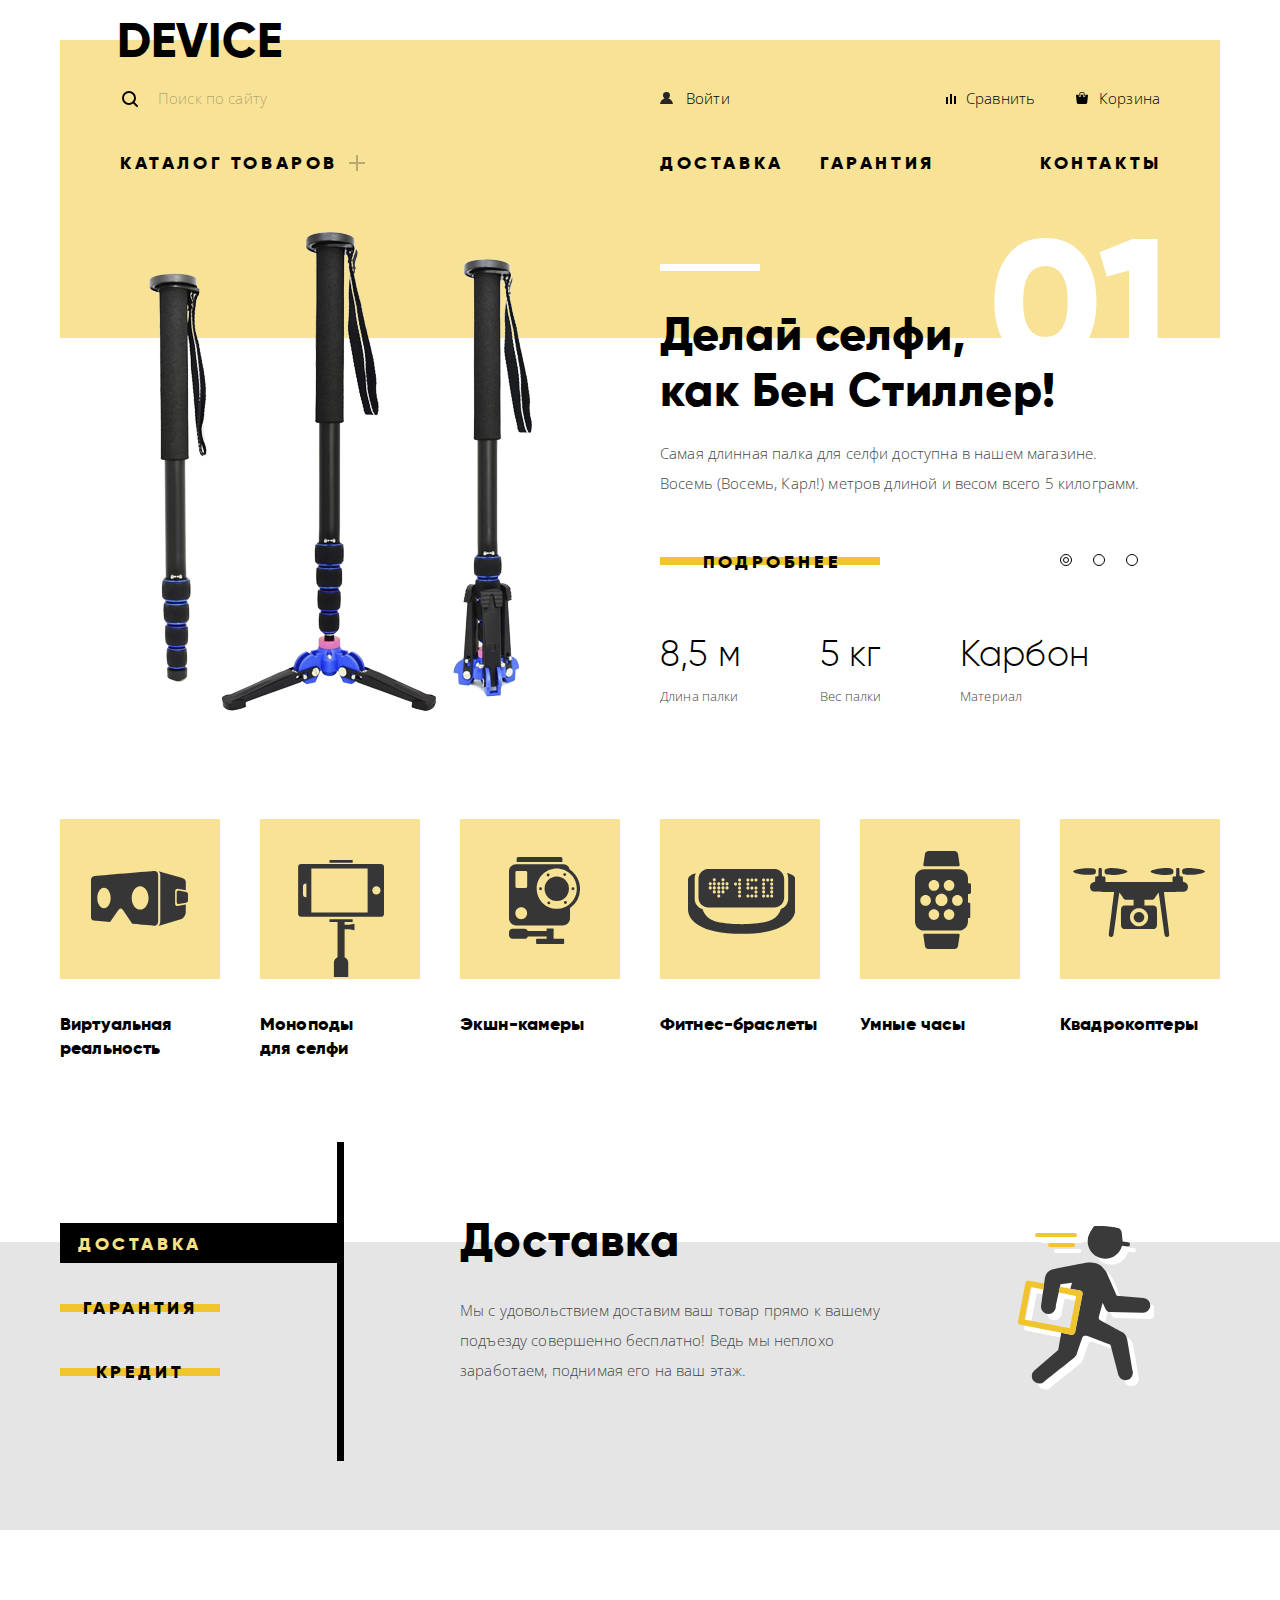
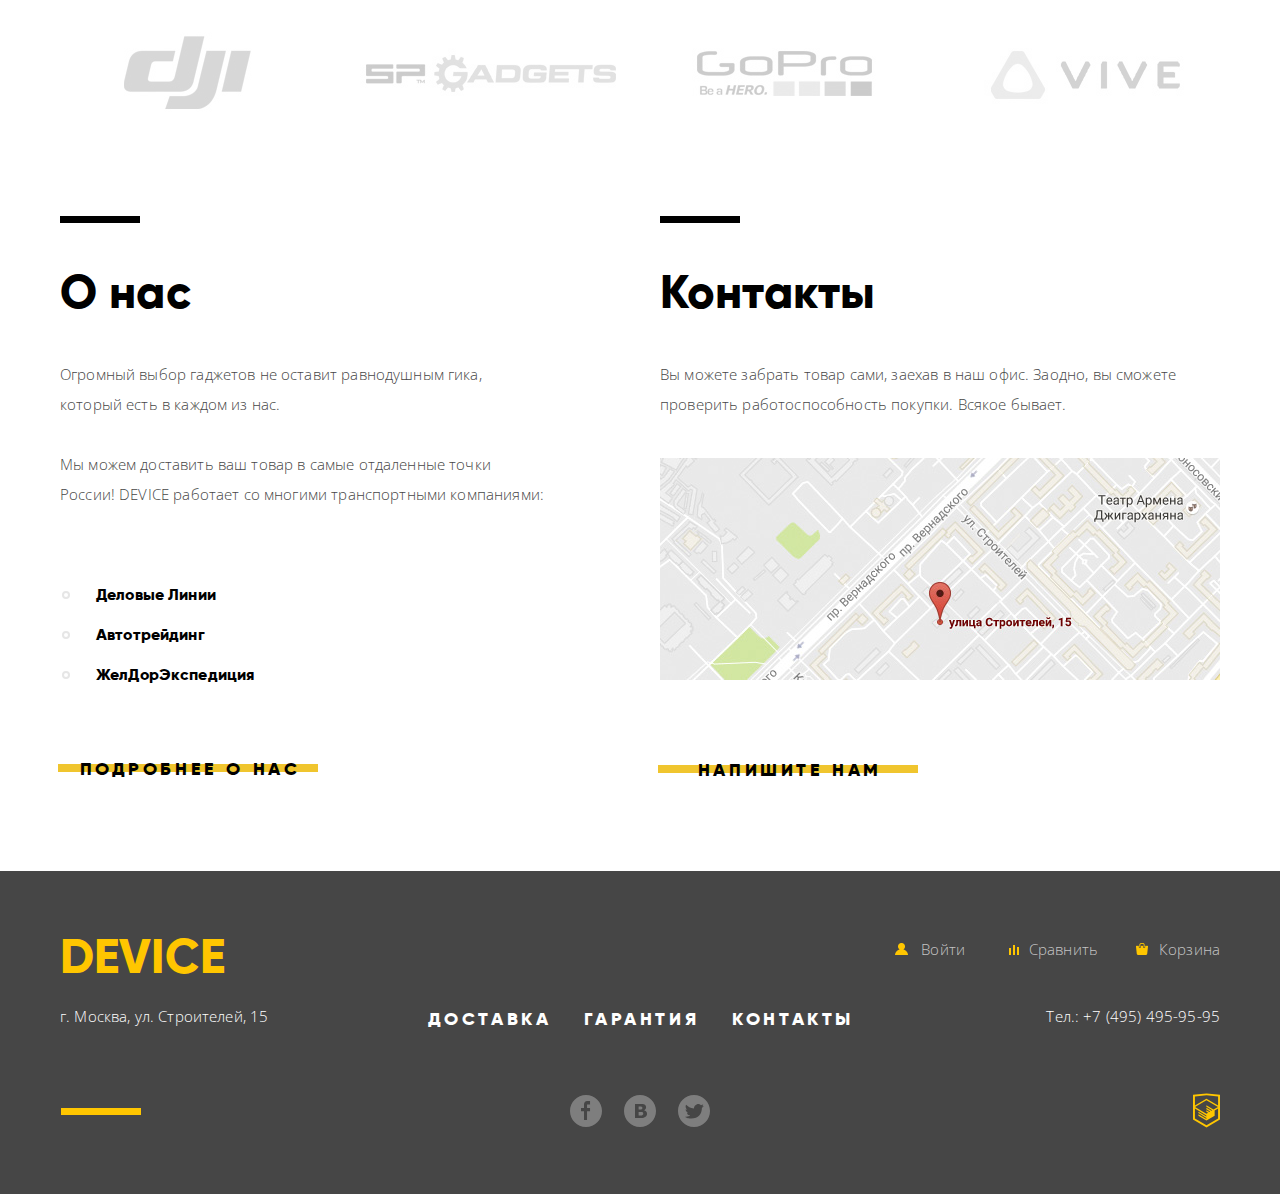
<file: index.html>
<!DOCTYPE html>
<html lang="ru">
  <head>
    <meta charset="UTF-8">
    <title>Device</title>
    <link href="https://fonts.googleapis.com/css?family=Open+Sans:300,400&display=swap&subset=cyrillic" rel="stylesheet">
    <link rel="stylesheet" type="text/css" href="css/normalize.css">
    <link rel="stylesheet" type="text/css" href="css/style.min.css">
    <script type="text/javascript" src="js/script.min.js" defer></script>
  </head>
  <body>
    <div class="container">
      <header class="page-header">
        <h1 class="visually-hidden">Интернет-магазин гаджетов "DEVICE"</h1>
        <div class="page-header-logo">
          <a class="logo" href="index.html">DEVICE</a>
        </div>
        <nav class="main-nav">
          <ul class="user-nav">
            <li class="user-nav-item user-nav-search">
              <form class="user-nav-search-form">
                <input id="search" type="search" name="search" placeholder="Поиск по сайту">
                <button class="search-form-btn" type="submit">Найти</button>
                <label for="search">
                  <span class="visually-hidden">Поиск:</span>
                </label>
              </form>
            </li>
            <li class="user-nav-item user-nav-login"><a href="#">Войти</a></li>
            <li class="user-nav-item user-nav-compare"><a href="#">Сравнить</a></li>
            <li class="user-nav-item user-nav-cart"><a href="#">Корзина</a></li>
          </ul>
          <ul class="site-nav">
            <li class="site-nav-item site-nav-item-catalog">
              <a class="site-nav-catalog-link" href="catalog.html">Каталог товаров</a>
              <div class="sub-menu-wrapper">
                <ul class="site-nav-sub-menu">
                  <li class="sub-menu-col">
                    <a href="#">Виртуальная реальность</a>
                    <a href="#">Моноподы для селфи</a>
                    <a href="#">Экшн-камеры</a>
                  </li>
                  <li class="sub-menu-col">
                    <a href="#">Фитнес-браслеты</a>
                    <a href="#">Умные часы</a>
                  </li>
                  <li class="sub-menu-col">
                    <a href="#">Квадрокоптеры</a>
                  </li>
                </ul>
              </div>
            </li>
            <li class="site-nav-item site-nav-item-delivery">
              <a href="#">Доставка</a>
            </li>
            <li class="site-nav-item site-nav-item-warranty">
              <a href="#">Гарантия</a>
            </li>
            <li class="site-nav-item site-nav-item-contacts">
              <a href="#">Контакты</a>
            </li>
          </ul>
        </nav>
      </header>
    </div>

    <main class="main-content">
      <div class="container">
        <section class="slider">
          <h2 class="visually-hidden">Слайдер с промо товарами</h2>
          <input class="visually-hidden" type="radio" id="btn-1" name="slider-control" checked>
          <input class="visually-hidden" type="radio" id="btn-2" name="slider-control">
          <input class="visually-hidden" type="radio" id="btn-3" name="slider-control">
          <div class="slider-controls">
            <label for="btn-1"><span class="visually-hidden">Первый слайд</span></label>
            <label for="btn-2"><span class="visually-hidden">Второй слайд</span></label>
            <label for="btn-3"><span class="visually-hidden">Третий слайд</span></label>
          </div>
          <div class="slider-item slider-item-wrap slider-item-1">
            <div class="slider-img-wrap slider-item-1-img">
              <img src="img/slider-img-1.png" alt="Самая длинная палка для селфи" width="384" height="486">
            </div>
            <div class="slider-descr-wrap slider-descr-item-1">
              <b>Делай селфи,<br>как Бен Стиллер!</b>
              <p>Самая длинная палка для селфи доступна в нашем магазине. Восемь (Восемь, Карл!) метров длиной и весом всего 5 килограмм.</p>
              <a class="btn" href="#">Подробнее</a>
              <table class="slider-item-features">
                <tr class="slider-item-features-top">
                  <td>8,5 м</td>
                  <td>5 кг</td>
                  <td>Карбон</td>
                </tr>
                <tr class="slider-item-features-bottom">
                  <td class="slider-table-bot-cell">Длина палки</td>
                  <td class="slider-table-bot-cell">Вес палки</td>
                  <td class="slider-table-bot-cell">Материал</td>
                </tr>
              </table>
            </div>
          </div>
          <div class="slider-item slider-item-wrap slider-item-2">
            <div class="slider-img-wrap slider-item-2-img">
              <img src="img/slider-img-2.png" alt="Самая длинная палка для селфи" width="345" height="485">
            </div>
            <div class="slider-descr-wrap slider-descr-item-2">
              <b>Худеем<br>правильно!</b>
              <p>Мотивирующие фитнес-браслеты помогут найти в себе силы не пропускать занятия и соблюдать диету.</p>
              <a class="btn" href="#">Подробнее</a>
              <table class="slider-item-features">
                <tr class="slider-item-features-top">
                  <td>48 часов</td>
                </tr>
                <tr class="slider-item-features-bottom">
                  <td class="slider-table-bot-cell">Без подзарядки</td>
                </tr>
              </table>
            </div>
          </div>
          <div class="slider-item slider-item-wrap slider-item-3">
            <div class="slider-img-wrap slider-item-3-img">
              <img src="img/slider-img-3.png" alt="Самая длинная палка для селфи" width="526" height="334">
            </div>
            <div class="slider-descr-wrap slider-descr-item-3">
              <b>Порхает как бабочка,<br>жалит как пчела!</b>
              <p>Этот обычный, на первый взгляд, квадрокоптер оснащен мощным лазером, замаскированным под стандартную камеру.</p>
              <a class="btn" href="#">Подробнее</a>
              <table class="slider-item-features">
                <tr class="slider-item-features-top">
                  <td>800 м</td>
                  <td>50 м</td>
                </tr>
                <tr class="slider-item-features-bottom">
                  <td class="slider-table-bot-cell">Дальность полета</td>
                  <td class="slider-table-bot-cell">Радиус поражения</td>
                </tr>
              </table>
            </div>
          </div>
        </section>

        <section class="main-categories">
          <h2 class="visually-hidden">Категории</h2>
          <ul class="main-categories-list">
            <li class="categories-list-item">
              <a href="#">
                <div class="categories-list-wrap categories-list-wrap-vr">
                  <img src="img/categories-vr.svg" alt="Очки VR" width="97" height="55">
                </div>
                <p class="categories-name">Виртуальная реальность</p>
              </a>
            </li>
            <li class="categories-list-item">
              <a href="catalog.html">
                <div class="categories-list-wrap categories-list-wrap-selfie">
                  <img src="img/categories-selfie.svg" alt="Монопод" width="86" height="117">
                </div>
                <p class="categories-name">Моноподы для селфи</p>
              </a>
            </li>
            <li class="categories-list-item">
              <a href="#">
                <div class="categories-list-wrap categories-list-wrap-camera">
                  <img src="img/categories-camera.svg" alt="Экшн-камера" width="71" height="87">
                </div>
                <p class="categories-name">Экшн-камеры</p>
              </a>
            </li>
            <li class="categories-list-item">
              <a href="#">
                <div class="categories-list-wrap categories-list-wrap-fitness">
                  <img src="img/categories-fitness.svg" alt="Фитнес-браслет" width="107" height="65">
                </div>
                <p class="categories-name">Фитнес-браслеты</p>
              </a>
            </li>
            <li class="categories-list-item">
              <a href="#">
                <div class="categories-list-wrap categories-list-wrap-watch">
                  <img src="img/categories-watch.svg" alt="Умные часы" width="56" height="98">
                </div>
                <p class="categories-name">Умные часы</p>
              </a>
            </li>
            <li class="categories-list-item">
              <a href="#">
                <div class="categories-list-wrap categories-list-wrap-copter">
                  <img src="img/categories-copter.svg" alt="Квадрокоптер" width="132" height="69">
                </div>
                <p class="categories-name">Квадрокоптеры</p>
              </a>
            </li>
          </ul>
        </section>
      </div>

      <section class="services">
        <div class="container">
          <div class="services-slider">
            <h2 class="visually-hidden">Наши сервисы</h2>
            <input class="visually-hidden" id="services-control-1" type="radio" name="services-control" checked>
            <input class="visually-hidden" id="services-control-2" type="radio" name="services-control">
            <input class="visually-hidden" id="services-control-3" type="radio" name="services-control">
            <div class="services-slider-controls">
              <label for="services-control-1">Доставка</label>
              <label for="services-control-2">Гарантия</label>
              <label for="services-control-3">Кредит</label>
            </div>
            <div class="services-slider-item services-slider-delivery">
              <h3>Доставка</h3>
              <p>Мы с удовольствием доставим ваш товар прямо к вашему подъезду совершенно бесплатно! Ведь мы неплохо заработаем, поднимая его на ваш этаж.</p>
            </div>
            <div class="services-slider-item services-slider-warranty">
              <h3>Гарантия</h3>
              <p>Если из-за возгорания купленного у нас товара у вас сгорит дом &mdash; не переживайте, мы выдадим вам новый.<br>Товар, не дом, конечно же.</p>
            </div>
            <div class="services-slider-item services-slider-credit">
              <h3>Кредит</h3>
              <p>Залезть в долговую яму стало проще! Кредитные консультанты подберут для вас наиболее выгодные условия кредита. Выгодные для нашего банка, разумеется.</p>
            </div>
          </div>
        </div>
      </section>

      <div class="container">
        <section class="brands">
          <h2 class="visually-hidden">Наши партнеры</h2>
          <ul class="brands-list">
            <li class="brands-item">
              <a class="brands-item-dji" href="#">
                <span class="visually-hidden">DJI</span>
              </a>
            </li>
            <li class="brands-item">
              <a class="brands-item-spgadgets" href="#">
                <span class="visually-hidden">SP Gadgets</span>
              </a>
            </li>
            <li class="brands-item">
              <a class="brands-item-gopro" href="#">
                <span class="visually-hidden">GoPro</span>
              </a>
            </li>
            <li class="brands-item">
              <a class="brands-item-vive" href="#">
                <span class="visually-hidden">Vive</span>
              </a>
            </li>
          </ul>
        </section>

        <section class="about-wrapper">
          <section class="about">
            <h2 class="visually-hidden">О нас</h2>
            <div class="about-info">
              <h3>О нас</h3>
              <div class="about-description">
                <p>Огромный выбор гаджетов не оставит равнодушным гика, который есть в каждом из нас.</p>
                <p>Мы можем доставить ваш товар в самые отдаленные точки России! DEVICE работает со многими транспортными компаниями:</p>
              </div>
              <ul class="about-info-delivery">
                <li>Деловые Линии</li>
                <li>Автотрейдинг</li>
                <li>ЖелДорЭкспедиция</li>
              </ul>
              <a class="btn" href="#">Подробнее о нас</a>
            </div>
          </section>
          
          <section class="contacts">
            <h3>Контакты</h3>
            <p>Вы можете забрать товар сами, заехав в наш офис. Заодно, вы сможете проверить работоспособность покупки. Всякое бывает.</p>
            <a class="map" href="#">
              <img src="img/map.jpg" alt="Офис компании находится по адресу: г. Москва, ул. Строителей, 15" width="560" height="222">
            </a>
            <a class="btn popup-write-us-open" href="">Напишите нам</a>
          </section>
        </section>
      </div>
    </main>
      
    <footer class="page-footer">
      <div class="container">
        <div class="footer-user-nav">
          <div class="footer-logo"><a href="index.html">DEVICE</a></div>
          <ul class="footer-user-nav-list">
            <li class="footer-user-nav-item">
              <a class="footer-user-nav-link footer-user-login" href="#">Войти</a>
            </li>
            <li class="footer-user-nav-item">
              <a class="footer-user-nav-link footer-user-compare"  href="#">Сравнить</a>
            </li>
            <li class="footer-user-nav-item">
              <a class="footer-user-nav-link footer-user-cart"  href="#">Корзина</a>
            </li>
          </ul>
        </div>
        <div class="footer-info">
          <div class="footer-info-address">
            <span>г. Москва, ул. Строителей, 15</span>
          </div>
          <div class="footer-services">
            <ul class="footer-services-list">
              <li class="footer-services-item">
                <a href="#">Доставка</a>
              </li>
              <li class="footer-services-item">
                <a href="#">Гарантия</a>
              </li>
              <li class="footer-services-item">
                <a href="#">Контакты</a>
              </li>
            </ul>
          </div>
          <div class="footer-info-phone">
            <a href="tel:+74954959595">Тел.: +7 (495) 495-95-95</a>
          </div>
        </div>
        <div class="footer-links">
          <ul class="footer-socials">
            <li class="footer-socials-item">
              <a class="footer-socials-fb" href="#"><span class="visually-hidden">Facebook</span></a>
            </li>
            <li class="footer-socials-item">
              <a class="footer-socials-inst" href="#"><span class="visually-hidden">Instagram</span></a>
            </li>
            <li class="footer-socials-item">
              <a class="footer-socials-tw" href="#"><span class="visually-hidden">Twitter</span></a>
            </li>
          </ul>
          <div class="footer-copyright">
            <a href="https://htmlacademy.ru/intensive/htmlcss"><img src="img/logo-html.svg" alt="HTML Academy" width="27" height="35"></a>
          </div>
        </div>
      </div>
    </footer>

    <section class="popup-write-us">
      <h2 class="visually-hidden">Форма обратной связи</h2>
      <div class="popup-write-us-wrap">
        <form class="feedback-form" action="#" method="get">
          <div class="feedback-form-row">
            <div class="form-field form-field-wrap-name">
              <label for="name-field">Ваше имя:</label>
              <input type="text" name="name" placeholder="Имя Фамилия" id="name-field">
            </div>
            <div class="form-field form-field-wrap-email">
              <label for="email-field">Ваш e-mail:</label>
              <input type="email" name="email" placeholder="email@example.com" id="email-field">
            </div>
          </div>
          <div class="form-field form-field-wrap-message">
            <label for="text-field">Текст письма:</label>
            <textarea name="text" placeholder="В свободной форме" id="text-field"></textarea>
          </div>
          <button class="btn" type="submit">Отправить</button>
          <button class="popup-write-us-close" type="button">
            <span class="visually-hidden">Закрыть</span>
          </button>
        </form>
      </div>
    </section>

    <section class="popup-map">
      <div class="popup-map-wrap">
        <iframe src="https://www.google.com/maps/embed?pb=!1m14!1m8!1m3!1d2249.120551793828!2d37.5283841780487!3d55.68689184006446!3m2!1i1024!2i768!4f13.1!3m3!1m2!1s0x46b54cf65f5c8955%3A0x694710ccd55501e!2z0YPQuy4g0KHRgtGA0L7QuNGC0LXQu9C10LksIDE1LCDQnNC-0YHQutCy0LAsINCg0L7RgdGB0LjRjywgMTE5MzEx!5e0!3m2!1sru!2sua!4v1566292040352!5m2!1sru!2sua" width="960" height="560" frameborder="0" style="border:0" allowfullscreen></iframe>
        <button class="popup-map-close" type="button">
          <span class="visually-hidden">Закрыть</span>
        </button>
      </div>
    </section>
  </body>
</html>
</file>
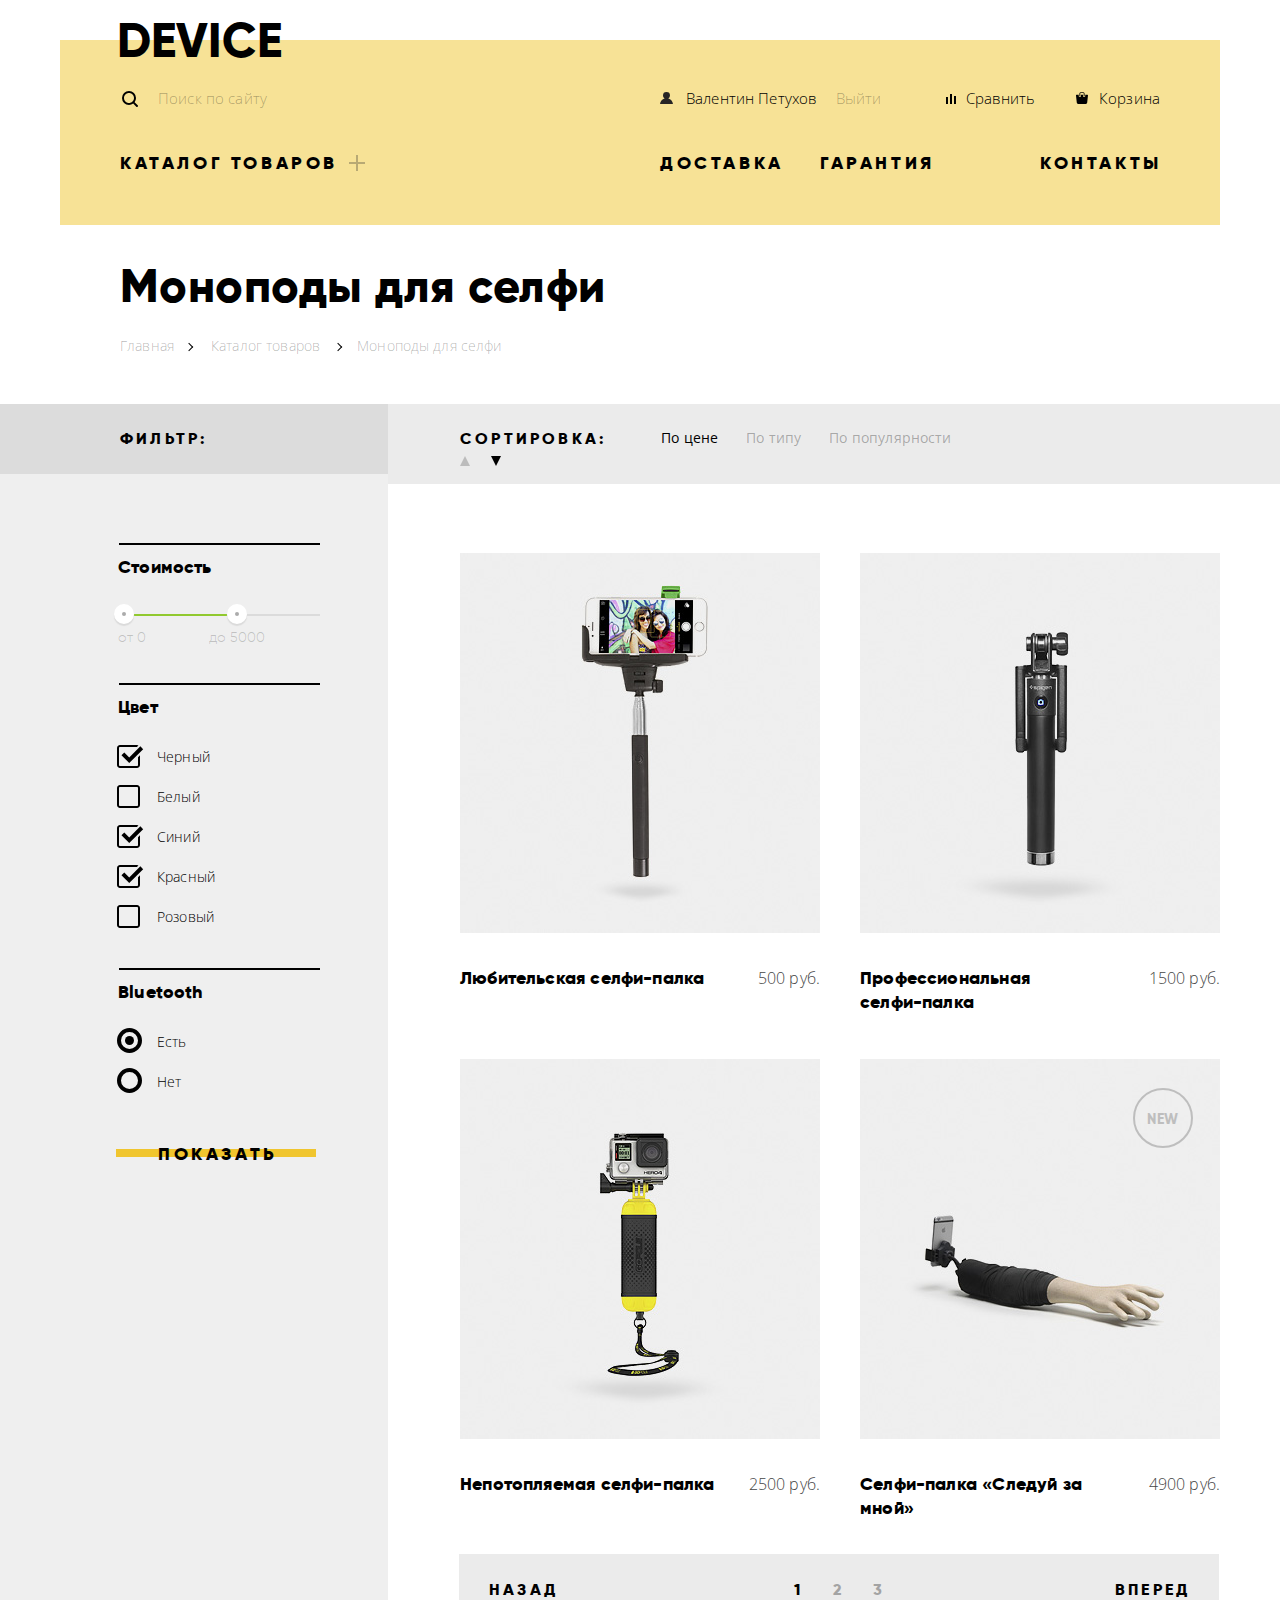
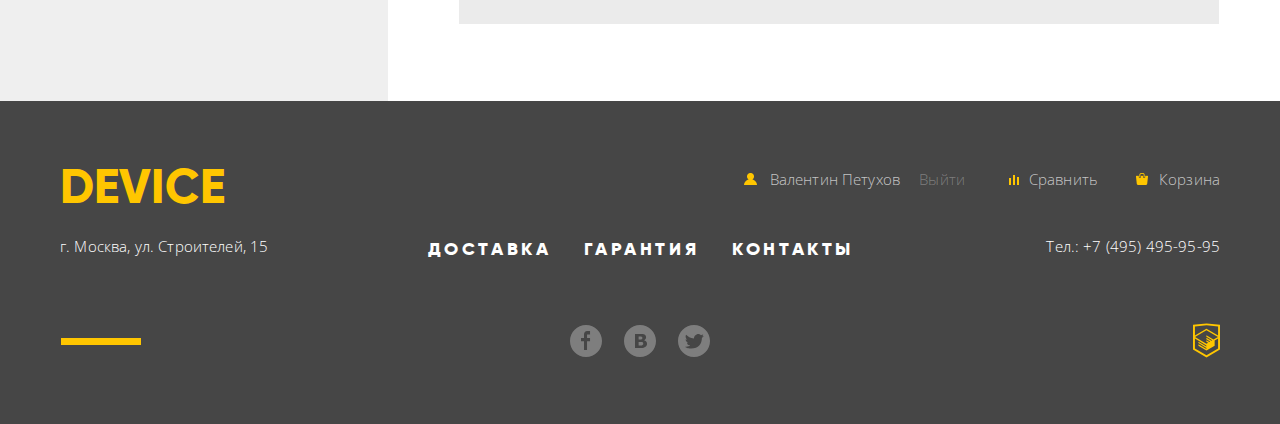
<file: catalog.html>
<!DOCTYPE html>
<html lang="ru">
  <head>
    <meta charset="UTF-8">
    <title>HTML Academy: Девайс &mdash; Каталог товаров</title>
    <link href="https://fonts.googleapis.com/css?family=Open+Sans:300,400&amp;subset=cyrillic" rel="stylesheet">
    <link rel="stylesheet" href="css/normalize.css">
    <link rel="stylesheet" href="css/style.min.css">
  </head>
  <body class="catalog">
    <div class="container">
      <header class="page-header">
        <h1 class="visually-hidden">Интернет-магазин гаджетов "DEVICE"</h1>
        <div class="page-header-logo">
          <a class="logo" href="index.html">DEVICE</a>
        </div>
        <nav class="main-nav">
          <ul class="user-nav">
            <li class="user-nav-item user-nav-search">
              <form class="user-nav-search-form">
                <input id="search" type="search" name="search" placeholder="Поиск по сайту">
                <button class="search-form-btn" type="submit">Найти</button>
                <label for="search">
                  <span class="visually-hidden">Поиск:</span>
                </label>
              </form>
            </li>
            <li class="user-nav-item user-nav-logged">
              <a href="#">Валентин Петухов</a>
              <a href="#">Выйти</a>
            </li>
            <li class="user-nav-item user-nav-compare"><a href="#">Сравнить</a></li>
            <li class="user-nav-item user-nav-cart"><a href="#">Корзина</a></li>
          </ul>
          <ul class="site-nav">
            <li class="site-nav-item site-nav-item-catalog">
              <a class="site-nav-catalog-link" href="catalog.html">Каталог товаров</a>
              <div class="sub-menu-wrapper">
                <ul class="site-nav-sub-menu">
                  <li class="sub-menu-col">
                    <a href="#">Виртуальная реальность</a>
                    <a href="#">Моноподы для селфи</a>
                    <a href="#">Экшн-камеры</a>
                  </li>
                  <li class="sub-menu-col">
                    <a href="#">Фитнес-браслеты</a>
                    <a href="#">Умные часы</a>
                  </li>
                  <li class="sub-menu-col">
                    <a href="#">Квадрокоптеры</a>
                  </li>
                </ul>
              </div>
            </li>
            <li class="site-nav-item site-nav-item-delivery">
              <a href="#">Доставка</a>
            </li>
            <li class="site-nav-item site-nav-item-warranty">
              <a href="#">Гарантия</a>
            </li>
            <li class="site-nav-item site-nav-item-contacts">
              <a href="#">Контакты</a>
            </li>
          </ul>
        </nav>
      </header>
    </div>

    <main class="page-content">
      <div class="container">
        <header class="page-content-header">
          <h2 class="page-content-title">Моноподы для селфи</h2>
          <nav class="breadcrumbs">
            <ul class="breadcrumbs-list">
              <li class="breadcrumbs-item">
                <a href="index.html">Главная</a>
              </li>
              <li class="breadcrumbs-item">
                <a href="#">Каталог товаров</a>
              </li>
              <li class="breadcrumbs-item">
                <a href="#">Моноподы для селфи</a>
              </li>
            </ul>
          </nav>
        </header>
      </div>

      <div class="page-content-wrap">
        <aside class="sidebar">
          <h2>Фильтр:</h2>
          <form class="filter" method="get" action="https://echo.htmlacademy.ru">
            <div class="filter-item-wrap">
              <fieldset class="filter-item filter-item-price">
                <legend>Стоимость</legend>
                <div class="price-range">
                  <div class="price-controls">
                    <div class="scale-bar">
                      <div class="scale-bar-current">
                        <div class="price-toggle toggle-min"></div>
                        <div class="price-toggle toggle-max"></div>
                      </div>
                    </div>
                  </div>
                  <div class="price-inputs">
                    <label>от
                      <input type="text" name="min-price" value="0">  
                    </label>
                    <label>до
                      <input type="text" name="max-price" value="5000">
                    </label>
                  </div>
                </div>
              </fieldset>
            </div>
            <div class="filter-item-wrap">
              <fieldset class="filter-item">
                <legend>Цвет</legend>
                <ul class="filter-checkbox-list">
                  <li>
                    <input class="checkbox-input visually-hidden" id="checkbox-1" type="checkbox" name="black" checked>
                    <label class="checkbox-label" for="checkbox-1">Черный</label>
                  </li>
                  <li>
                    <input class="checkbox-input visually-hidden" id="checkbox-2" type="checkbox" name="white">
                    <label class="checkbox-label" for="checkbox-2">Белый</label>
                  </li>
                  <li>
                    <input class="checkbox-input visually-hidden" id="checkbox-3" type="checkbox" name="blue" checked>
                    <label class="checkbox-label" for="checkbox-3">Синий</label>
                  </li>
                  <li>
                    <input class="checkbox-input visually-hidden" id="checkbox-4" type="checkbox" name="red" checked>
                    <label class="checkbox-label" for="checkbox-4">Красный</label>
                  </li>
                  <li>
                    <input class="checkbox-input visually-hidden" id="checkbox-5" type="checkbox" name="pink">
                    <label class="checkbox-label" for="checkbox-5">Розовый</label>
                  </li>
                </ul>
              </fieldset>
            </div>
            <div class="filter-item-wrap">
              <fieldset class="filter-item">
                <legend>Bluetooth</legend>
                <ul class="filter-radio-list">
                  <li>
                    <input class="radio-input visually-hidden" type="radio" name="bluetooth" id="radio-1" value="yes" checked>
                    <label class="radio-label" for="radio-1">Есть</label>
                  </li>
                  <li>
                    <input class="radio-input visually-hidden" type="radio" name="bluetooth" id="radio-2" value="no">
                    <label class="radio-label" for="radio-2">Нет</label>
                  </li>
                </ul>
              </fieldset>
            </div>
            <button class="btn" type="submit">Показать</button>
          </form>
        </aside>

        <section class="catalog-section">
          <h2 class="visually-hidden">Наши товары</h2>
          <section class="catalog-sorting">
            <h3>Сортировка:</h3>
            <ul class="catalog-sorting-type">
              <li><a class="catalog-sorting-type-current" href="#">По цене</a></li>
              <li><a href="#">По типу</a></li>
              <li><a href="#">По популярности</a></li>
            </ul>
            <ul class="catalog-sorting-direction">
              <li><a href="#"><span class="visually-hidden">По убыванию</span></a></li>
              <li class="sorting-direction-current"><a href="#"><span class="visually-hidden">По возрастанию</span></a></li>
            </ul>
          </section>

        <section class="catalog-items">
          <ul class="catalog-items-list">
            <li class="catalog-item">
              <img src="img/catalog-item-1.jpg" alt="Любительская селфи-палка" width="360" height="380">
              <div class="catalog-item-hover">
                <a class="btn" href="#">В корзину</a>
                <a class="catalog-item-compare" href="#">Добавить к сравнению</a>
              </div>
              <div class="catalog-item-info">
                <h2><a href="#">Любительская селфи-палка</a></h2>
                <span class="catalog-item-price">500 руб.</span>
              </div>
            </li>
            <li class="catalog-item">
              <img src="img/catalog-item-2.jpg" alt="Профессиональная селфи-палка" width="360" height="380">
              <div class="catalog-item-hover">
                <a class="btn" href="#">В корзину</a>
                <a class="catalog-item-compare" href="#">Добавить к сравнению</a>
              </div>
              <div class="catalog-item-info">
                <h2><a href="#">Профессиональная селфи-палка</a></h2>
                <span class="catalog-item-price">1500 руб.</span>
              </div>
            </li>
            <li class="catalog-item">
              <img src="img/catalog-item-3.jpg" alt="Непотопляемая селфи-палка" width="360" height="380">
              <div class="catalog-item-hover">
                <a class="btn" href="#">В корзину</a>
                <a class="catalog-item-compare" href="#">Добавить к сравнению</a>
              </div>
              <div class="catalog-item-info">
                <h2><a href="#">Непотопляемая селфи-палка</a></h2>
                <span class="catalog-item-price">2500 руб.</span>
              </div>
            </li>
            <li class="catalog-item">
              <img src="img/catalog-item-4.jpg" alt="Селфи-палка «Следуй за мной»" width="360" height="380">
              <span class="catalog-item-new">NEW</span>
              <div class="catalog-item-hover">
                <a class="btn" href="#">В корзину</a>
                <a class="catalog-item-compare" href="#">Добавить к сравнению</a>
              </div>
              <div class="catalog-item-info">
                <h2><a href="#">Селфи-палка «Следуй за мной»</a></h2>
                <span class="catalog-item-price">4900 руб.</span>
              </div>
            </li>
          </ul>
        </section>

        <ul class="pagination">
          <li class="pagination-control">
            <a class="pagination-prev" href="#">Назад</a>
          </li>
          <li>
            <ul class="pagination-list">
              <li class="pagination-list-item pagination-item-active">
                <a href="">1</a>
              </li>
              <li class="pagination-list-item">
                <a href="">2</a>
              </li>
              <li class="pagination-list-item">
                <a href="">3</a>
              </li>
            </ul>
          </li>
          <li class="pagination-control">
            <a class="pagination-next" href="#">Вперед</a>
          </li>
        </ul>
      </section>
      </div>
    </main>
    
    <footer class="page-footer">
      <div class="container">
        <div class="footer-user-nav">
          <div class="footer-logo"><a href="index.html">DEVICE</a></div>
          <ul class="footer-user-nav-list">
            <li class="footer-user-nav-item footer-user-nav-logged">
              <a class="footer-user-nav-link" href="#">Валентин Петухов</a>
              <a href="#">Выйти</a>
            </li>
            <li class="footer-user-nav-item">
              <a class="footer-user-nav-link footer-user-compare"  href="#">Сравнить</a>
            </li>
            <li class="footer-user-nav-item">
              <a class="footer-user-nav-link footer-user-cart"  href="#">Корзина</a>
            </li>
          </ul>
        </div>
        <div class="footer-info">
          <div class="footer-info-address">
            <span>г. Москва, ул. Строителей, 15</span>
          </div>
          <div class="footer-services">
            <ul class="footer-services-list">
              <li class="footer-services-item">
                <a href="#">Доставка</a>
              </li>
              <li class="footer-services-item">
                <a href="#">Гарантия</a>
              </li>
              <li class="footer-services-item">
                <a href="#">Контакты</a>
              </li>
            </ul>
          </div>
          <div class="footer-info-phone">
            <a href="tel:+74954959595">Тел.: +7 (495) 495-95-95</a>
          </div>
        </div>
        <div class="footer-links">
          <ul class="footer-socials">
            <li class="footer-socials-item">
              <a class="footer-socials-fb" href="#"><span class="visually-hidden">Facebook</span></a>
            </li>
            <li class="footer-socials-item">
              <a class="footer-socials-inst" href="#"><span class="visually-hidden">Instagram</span></a>
            </li>
            <li class="footer-socials-item">
              <a class="footer-socials-tw" href="#"><span class="visually-hidden">Twitter</span></a>
            </li>
          </ul>
          <div class="footer-copyright">
            <a href="https://htmlacademy.ru/intensive/htmlcss"><img src="img/logo-html.svg" alt="HTML Academy" width="27" height="35"></a>
          </div>
        </div>
      </div>
    </footer>
  </body>
</html>
</file>
<file: css/style.min.css>
@font-face{font-weight:800;font-family:"Gilroy";font-style:normal;src:url(../fonts/gilroyextrabold.woff2) format("woff2"),url(../fonts/gilroyextrabold.woff) format("woff")}@font-face{font-weight:300;font-family:"Gilroy";font-style:normal;src:url(../fonts/gilroylight.woff2) format("woff2"),url(../fonts/gilroylight.woff) format("woff")}.visually-hidden{position:absolute;width:1px;height:1px;margin:-1px;padding:0;overflow:hidden;border:0;clip:rect(0 0 0 0)}body{min-width:1200px;margin:0;padding:40px 0 0;overflow-x:hidden;font-weight:300;font-size:15px;line-height:30px;font-family:"Open Sans","Arial",sans-serif;color:#464646;letter-spacing:.15px;background-color:#fff}a{text-decoration:none;color:inherit}.container{width:1160px;margin:0 auto;padding:0 20px}.btn{position:relative;display:inline-block;padding:10px 0;font-weight:800;font-size:18px;line-height:24px;font-family:"Gilroy","Arial",sans-serif;text-align:center;color:#000;text-transform:uppercase;letter-spacing:.2em;background:0 0;border:0;cursor:pointer}.btn:active{color:rgba(0,0,0,.3)}.btn::before{content:"";position:absolute;top:50%;left:-2px;z-index:-1;width:inherit;height:8px;margin-top:-5px;background-color:#f0c52e;-webkit-transition:all .2s linear;-o-transition:all .2s linear;transition:all .2s linear}.btn:focus::before,.btn:hover::before{top:0;height:40px;margin:0;-webkit-transition:all .2s linear;-o-transition:all .2s linear;transition:all .2s linear}.btn:active::before{top:0;height:40px;margin:0;color:rgba(0,0,0,.3);-webkit-transition:all .2s linear;-o-transition:all .2s linear;transition:all .2s linear}.page-header{position:relative;background-color:#f7e296}.page-header-logo{position:absolute;top:-23px;left:57px;font-family:"Gilroy","Arial",sans-serif;font-weight:800;font-size:48px;line-height:48px;letter-spacing:.15px;text-transform:uppercase;color:#000}.page-header-logo:focus,.page-header-logo:hover{opacity:.6}.page-header-logo:active{opacity:.3}.main-nav{padding:28px 60px 160px}.main-nav .user-nav{display:-webkit-box;display:-ms-flexbox;display:flex;-ms-flex-wrap:wrap;flex-wrap:wrap;-webkit-box-pack:justify;-ms-flex-pack:justify;justify-content:space-between;margin:0;padding:0 0 20px;list-style:none}.main-nav .user-nav-item{padding:15px 0 15px 26px}.user-nav-search{width:514px}.user-nav-login{width:254px}.user-nav-compare{width:94px}.user-nav-cart{width:74px;text-align:right}.user-nav-search-form{position:relative;display:-webkit-box;display:-ms-flexbox;display:flex;-webkit-box-pack:justify;-ms-flex-pack:justify;justify-content:space-between;width:440px}.user-nav-search-form label{position:absolute;top:8px;left:-24px;width:20px;height:20px;background-image:url(../img/search.svg);background-repeat:no-repeat;cursor:pointer}.user-nav-search-form label::before{content:"";position:absolute;bottom:-12px;left:0;display:none;width:400px;height:2px;background-color:#000}.user-nav-search-form input{position:relative;width:320px;height:30px;padding:0;margin:0 0 0 12px;font-weight:300;font-size:15px;line-height:30px;letter-spacing:.15px;font-family:"Open Sans","Arial",sans-serif;color:#000;background-color:transparent;border:0;outline:0;cursor:pointer}.user-nav-search-form input::-webkit-input-placeholder{color:rgba(0,0,0,.3)}.user-nav-search-form input::-moz-placeholder{color:rgba(0,0,0,.3)}.user-nav-search-form input:-ms-input-placeholder,.user-nav-search-form input::-ms-input-placeholder{color:rgba(0,0,0,.3)}.user-nav-search-form input::placeholder{color:rgba(0,0,0,.3)}.user-nav-search-form input:hover::-webkit-input-placeholder{color:rgba(0,0,0,.6)}.user-nav-search-form input:hover::-moz-placeholder{color:rgba(0,0,0,.6)}.user-nav-search-form input:hover:-ms-input-placeholder,.user-nav-search-form input:hover::-ms-input-placeholder{color:rgba(0,0,0,.6)}.user-nav-search-form input:hover::placeholder{color:rgba(0,0,0,.6)}.user-nav-search-form input:focus::-webkit-input-placeholder{font-size:0}.user-nav-search-form input:focus::-moz-placeholder{font-size:0}.user-nav-search-form input:focus:-ms-input-placeholder,.user-nav-search-form input:focus::-ms-input-placeholder{font-size:0}.user-nav-search-form input:focus::placeholder{font-size:0}.search-form-btn{position:absolute;top:-9px;left:330px;width:85px;margin-top:auto;margin-bottom:auto;padding-top:14px;padding-bottom:14px;display:none;background:0 0;background-color:transparent;border:2px solid #000}.search-form-btn:hover,.search-form-btn:hover~label::before,.user-nav-search-form input:focus~.search-form-btn,.user-nav-search-form input:focus~label::before{display:block}.search-form-btn:hover{background-color:#000;color:#fff}.search-form-btn:active{color:rgba(255,255,255,.3)}.user-nav-item a{position:relative;color:#000}.user-nav-item a:hover,.user-nav-item:hover::before{opacity:.6}.user-nav-item a:active,.user-nav-item:active::before{opacity:.3}.user-nav-item a::before{content:"";position:absolute;width:13px;height:12px;background-repeat:no-repeat}.user-nav-logged a:first-child::before,.user-nav-login a::before{bottom:4px;left:-26px;background-image:url(../img/user-nav-login.svg)}.user-nav-logged{width:280px;padding-left:26px;-webkit-box-sizing:border-box;box-sizing:border-box}.user-nav-logged a:last-child{color:rgba(0,0,0,.3)}.user-nav-logged a:first-child{margin-right:15px}.user-nav-compare a::before{bottom:2px;left:-20px;background-image:url(../img/user-nav-compare.svg)}.user-nav-cart a::before{bottom:4px;left:-23px;background-image:url(../img/user-nav-cart.svg)}.site-nav{display:-webkit-box;display:-ms-flexbox;display:flex;-ms-flex-wrap:wrap;flex-wrap:wrap;-webkit-box-pack:justify;-ms-flex-pack:justify;justify-content:space-between;margin:0;padding:0;list-style:none}.site-nav-item-catalog{position:relative;width:540px}.site-nav-item-delivery{width:160px}.site-nav-item-warranty{width:220px}.site-nav-item-contacts{width:120px;text-align:right}.site-nav>li>a{font-weight:800;font-size:18px;line-height:24px;font-family:"Gilroy","Arial",sans-serif;color:#000;text-transform:uppercase;letter-spacing:.2em}.footer-user-nav-link:hover::before,.site-nav li a:hover{opacity:.6}.site-nav li a:active{opacity:.3}.about-info-delivery li,.site-nav-catalog-link{position:relative}.site-nav-catalog-link::after,.site-nav-catalog-link::before{content:"";position:absolute;right:-27px;bottom:10px;width:16px;height:2px;background-color:#b8a974}.site-nav-catalog-link::after{right:-20px;bottom:3px;width:2px;height:16px}.sub-menu-wrapper{position:absolute;top:22px;left:-60px;z-index:2;display:none;width:1100px;padding:26px 0 34px 60px;background-color:#f7e296}.site-nav-catalog-link:hover+.sub-menu-wrapper,.sub-menu-wrapper:hover{display:block}.site-nav-sub-menu,.sub-menu-col{display:-webkit-box;display:-ms-flexbox;display:flex}.site-nav-sub-menu{-ms-flex-wrap:wrap;flex-wrap:wrap;-webkit-box-pack:justify;-ms-flex-pack:justify;justify-content:space-between;margin:0;padding:0;list-style:none;font-weight:300;font-size:15px;line-height:36px;font-family:"Open Sans","Arial",sans-serif;letter-spacing:.01em;width:640px}.sub-menu-col{-webkit-box-orient:vertical;-webkit-box-direction:normal;-ms-flex-direction:column;flex-direction:column;width:180px;padding-right:20px}.sub-menu-col:first-child{width:220px}.slider{position:relative;z-index:1}.slider-item-wrap{position:relative;display:-webkit-box;display:-ms-flexbox;display:flex;margin-top:-110px;padding-bottom:96px}.slider-item{display:none}.slider-item-2{padding-bottom:85px}.slider-item-3{padding-bottom:113px}.slider-img-wrap{width:560px;margin-right:40px;text-align:center}.slider-item-1-img img{width:384px;height:486px}.slider-item-2-img img{width:345px;height:485px;margin-top:12px;margin-left:16px}.slider-item-3-img img{width:526px;height:334px;margin-top:65px;margin-left:30px}.slider-descr-wrap{position:relative;width:560px;padding-top:78px}.slider-descr-wrap::before{content:"";position:absolute;top:36px;left:0;width:100px;height:7px;background-color:#fff}.slider-descr-wrap::after{content:"";position:absolute;top:-15px;right:50px;z-index:-1;font-weight:800;font-size:179px;line-height:179px;font-family:"Gilroy","Arial",sans-serif;color:#fff}.slider-descr-item-1::after{content:"01"}.slider-descr-item-2::after{content:"02"}.slider-descr-item-3::after{content:"03"}.slider-descr-wrap b{display:block;margin-bottom:20px;font-weight:800;font-size:47px;line-height:56px;font-family:"Gilroy","Arial",sans-serif;letter-spacing:.01em;color:#000}.slider-descr-wrap p{margin:0;padding:0;width:490px;font-weight:300;font-size:15px;line-height:30px;font-family:"Open Sans","Arial",sans-serif;letter-spacing:.01em;color:#464646}.slider-descr-item-2 p,.slider-descr-item-3 p{width:460px}.slider-descr-wrap .btn{width:220px;margin-top:42px;margin-bottom:46px;margin-left:2px;background:0 0;border:0}.slider-controls{position:absolute;display:-webkit-box;display:-ms-flexbox;display:flex;-webkit-box-pack:justify;-ms-flex-pack:justify;justify-content:space-between;right:82px;bottom:253px;z-index:1;width:78px}.slider-controls label,.slider-controls label::before{-webkit-box-sizing:border-box;box-sizing:border-box;border:1px solid #000;border-radius:50%}.slider-controls label{cursor:pointer;position:relative;display:block;width:12px;height:12px}.slider-controls label::before{content:"";position:absolute;top:2px;left:2px;display:none;width:6px;height:6px}.services-slider input:focus~.services-slider-controls label,.slider input:focus~.slider-controls label{outline:1px solid #212121;outline:5px auto -webkit-focus-ring-color}#btn-1:checked~.slider-item-1,#btn-2:checked~.slider-item-2,#btn-3:checked~.slider-item-3{display:-webkit-box;display:-ms-flexbox;display:flex}.services-slider input[id=services-control-1]:checked~.services-slider-delivery,.services-slider input[id=services-control-2]:checked~.services-slider-warranty,.services-slider input[id=services-control-3]:checked~.services-slider-credit,.slider input[id=btn-1]:checked~.slider-controls label[for=btn-1]::before,.slider input[id=btn-2]:checked~.slider-controls label[for=btn-2]::before,.slider input[id=btn-3]:checked~.slider-controls label[for=btn-3]::before{display:block}.slider-item-features{border-collapse:collapse}.slider-item-features-top{font-weight:300;font-size:36px;line-height:48px;font-family:"Gilroy","Arial",sans-serif;color:#000}.slider-item-features-bottom{font-size:13px;line-height:20px}.slider-item-features td:nth-child(1),.slider-item-features td:nth-child(3){width:160px}.slider-item-features td:nth-child(2){width:140px}.slider-item-features td{padding:0}.slider-item-features-bottom .slider-table-bot-cell{padding-top:8px}.main-categories{margin-bottom:182px}.main-categories-list{display:-webkit-box;display:-ms-flexbox;display:flex;-ms-flex-wrap:wrap;flex-wrap:wrap;-webkit-box-pack:justify;-ms-flex-pack:justify;justify-content:space-between;margin:0;padding:0;list-style:none}.categories-list-wrap{width:160px;height:160px;-webkit-box-sizing:border-box;box-sizing:border-box;background-color:rgba(240,197,46,.5);-webkit-transition:background-color .2s linear;-o-transition:background-color .2s linear;transition:background-color .2s linear}.categories-name{width:160px;margin:0;padding-top:33px;font-weight:800;font-size:18px;line-height:24px;font-family:"Gilroy","Arial",sans-serif;color:#000}.categories-list-wrap-vr{padding:52px 32px 53px 31px}.categories-list-wrap-vr img{width:97px;height:55px}.categories-list-wrap-selfie{padding:41px 36px 2px 38px}.categories-list-wrap-selfie img{width:86px;height:117px}.categories-list-wrap-selfie+p{width:100px}.categories-list-wrap-camera{padding:38px 40px 35px 49px}.categories-list-wrap-camera img{width:71px;height:87px}.categories-list-wrap-fitness{padding:50px 25px 45px 28px}.categories-list-wrap-fitness img{width:107px;height:65px}.categories-list-wrap-watch{padding:32px 49px 30px 55px}.categories-list-wrap-watch img{width:56px;height:98px}.categories-list-wrap-copter{padding:49px 15px 42px 13px}.categories-list-wrap-copter img{width:132px;height:69px}.categories-list-item a:focus .categories-list-wrap,.categories-list-item a:hover .categories-list-wrap{background-color:#f0c52e;-webkit-transition:all .2s linear;-o-transition:all .2s linear;transition:all .2s linear}.categories-list-item a:active .categories-name,.categories-list-item a:active img{opacity:.3}.services{position:relative;margin-bottom:94px;background-color:#e5e5e5}.services-slider{display:-webkit-box;display:-ms-flexbox;display:flex}.services-slider-item{position:relative;display:none;min-height:288px;top:-26px;width:460px;margin-left:120px}.services-slider-credit{width:430px}.services-slider-delivery::before{content:"";position:absolute;top:10px;right:-234px;width:136px;height:164px;background-image:url(../img/delivery.svg);background-repeat:no-repeat}.services-slider-credit::before,.services-slider-warranty::before{content:"";position:absolute;top:-13px;right:-253px;width:171px;height:195px;background-image:url(../img/warranty.svg);background-repeat:no-repeat}.services-slider-credit::before{right:-258px;width:156px;height:188px;background-image:url(../img/credit.svg)}.services-slider-controls label,.services-slider-item h3{font-weight:800;font-family:"Gilroy","Arial",sans-serif;color:#000}.services-slider-item h3{margin:0;padding-bottom:31px;font-size:47px;line-height:48px;letter-spacing:.02em}.services-slider-item p{margin:0}.services-slider-controls{position:relative;top:-20px;padding-right:120px}.services-slider-controls::before{content:"";position:absolute;top:-80px;right:-4px;width:7px;height:319px;background-color:#000}.services-slider-controls label{position:relative;z-index:1;display:block;width:160px;margin-bottom:20px;padding-top:10px;padding-bottom:10px;font-size:18px;line-height:24px;text-align:center;text-transform:uppercase;letter-spacing:.2em;cursor:pointer}.services-slider-controls label::before{content:"";position:absolute;top:50%;left:0;z-index:-1;width:160px;height:8px;margin-top:-4px;background-color:#f0c52e;-webkit-transition:all .2s linear;-o-transition:all .2s linear;transition:all .2s linear}.services-slider-controls label::after{content:"";position:absolute;top:0;left:100%;z-index:-1;width:0;height:40px;background-color:#000}.services-slider-controls label:hover::before{top:0;height:40px;margin:0;-webkit-transition:all .2s linear;-o-transition:all .2s linear;transition:all .2s linear}.services-slider input[id=services-control-1]:checked~.services-slider-controls label[for=services-control-1],.services-slider input[id=services-control-2]:checked~.services-slider-controls label[for=services-control-2],.services-slider input[id=services-control-3]:checked~.services-slider-controls label[for=services-control-3]{color:#f7e184}.services-slider input[id=services-control-1]:checked~.services-slider-controls label[for=services-control-1]::before,.services-slider input[id=services-control-2]:checked~.services-slider-controls label[for=services-control-2]::before,.services-slider input[id=services-control-3]:checked~.services-slider-controls label[for=services-control-3]::before{top:1px;height:40px;margin:0;background-color:#000}.services-slider input[id=services-control-1]:checked~.services-slider-controls label[for=services-control-1]::after,.services-slider input[id=services-control-2]:checked~.services-slider-controls label[for=services-control-2]::after,.services-slider input[id=services-control-3]:checked~.services-slider-controls label[for=services-control-3]::after{top:1px;width:120px;height:40px;margin:0;background-color:#000;-webkit-transition:all .2s linear;-o-transition:all .2s linear;transition:all .2s linear}.brands{margin-bottom:93px}.brands-item,.brands-list{display:-webkit-box;display:-ms-flexbox;display:flex}.brands-list{-ms-flex-wrap:wrap;flex-wrap:wrap;-webkit-box-pack:justify;-ms-flex-pack:justify;justify-content:space-between;margin:0;padding:0;list-style:none}.brands-item{width:260px;height:100px}.brands-item a{width:260px;height:100px;opacity:.2;-webkit-transition:all .2s linear;-o-transition:all .2s linear;transition:all .2s linear}.brands-item a:focus,.brands-item a:hover{opacity:1;-webkit-transition:all .2s linear;-o-transition:all .2s linear;transition:all .2s linear}.brands-item-dji{background-image:url(../img/logo-1-gray.jpg)}.brands-item-dji:focus,.brands-item-dji:hover{background-image:url(../img/logo-1.jpg)}.brands-item-spgadgets{background-image:url(../img/logo-2-gray.jpg)}.brands-item-spgadgets:focus,.brands-item-spgadgets:hover{background-image:url(../img/logo-2.jpg)}.brands-item-gopro{background-image:url(../img/logo-3-gray.jpg)}.brands-item-gopro:focus,.brands-item-gopro:hover{background-image:url(../img/logo-3.jpg)}.brands-item-vive{background-image:url(../img/logo-4-gray.jpg)}.brands-item-vive:focus,.brands-item-vive:hover{background-image:url(../img/logo-4.jpg)}.about-wrapper{display:-webkit-box;display:-ms-flexbox;display:flex;-ms-flex-wrap:wrap;flex-wrap:wrap;-webkit-box-pack:justify;-ms-flex-pack:justify;justify-content:space-between;padding-top:51px;margin-bottom:79px}.about{position:relative;width:560px}.about::before,.contacts::before{content:"";position:absolute;top:-52px;left:0;width:80px;height:7px;background-color:#000}.about .btn,.contacts .btn{width:260px;background:0 0;border:0}.about-info h3,.contacts h3{margin:0;padding-bottom:43px;font-weight:800;font-size:47px;line-height:48px;font-family:"Gilroy","Arial",sans-serif;color:#000}.about-description{padding-bottom:36px}.about-description p:first-child{width:460px;margin:0;padding-bottom:30px}.about-description p:last-child{width:485px;margin:0;padding-bottom:30px}.about-info-delivery{margin:0;padding:0 0 52px 36px;list-style:none;font-weight:800;font-size:16px;line-height:40px;font-family:"Gilroy","Arial",sans-serif;color:#000}.about-info-delivery li::before{content:"";position:absolute;top:16px;left:-34px;width:4px;height:4px;border:2px solid #e6e6e6;border-radius:50%}.contacts{position:relative;width:560px}.contacts p{margin:0;padding-bottom:39px}.map img{width:560px;height:222px;margin-bottom:59px}.page-footer{padding-top:63px;padding-bottom:57px;color:#fff;background-color:#464646}.footer-user-nav{display:-webkit-box;display:-ms-flexbox;display:flex;-ms-flex-wrap:wrap;flex-wrap:wrap;-ms-flex-pack:distribute;justify-content:space-around;min-height:47px}.footer-logo{padding-top:8px;font-weight:800;font-size:48px;font-family:"Gilroy","Arial",sans-serif;color:#ffc600}.footer-logo a:hover{opacity:.6;-webkit-transition:all .2s linear;-o-transition:all .2s linear;transition:all .2s linear}.footer-logo a:active,.footer-logo a:focus,.footer-user-nav-link:active::before,.footer-user-nav-link:focus::before{opacity:.3}.footer-user-nav-list{display:-webkit-box;display:-ms-flexbox;display:flex;-webkit-box-flex:1;-ms-flex-positive:1;flex-grow:1;-ms-flex-wrap:wrap;flex-wrap:wrap;-webkit-box-pack:justify;-ms-flex-pack:justify;justify-content:space-between;margin:0;padding:0;list-style:none}.footer-user-nav-item{text-align:right;width:100px}.footer-user-nav-logged{-webkit-box-flex:1;-ms-flex-positive:1;flex-grow:1;margin-right:33px}.footer-user-nav-logged a:first-child{margin-right:15px}.footer-user-nav-logged a:last-child{color:rgba(255,255,255,.3)}.footer-user-nav-item:nth-child(1){-webkit-box-flex:1;-ms-flex-positive:1;flex-grow:1;margin-right:33px}.footer-user-nav-item:nth-child(2){margin-right:22px}.footer-user-nav-link{position:relative;text-align:right;color:rgba(255,255,255,.7)}.footer-user-nav-link:hover,.footer-user-nav-logged a:last-child:hover{color:#fff}.footer-user-nav-link:active,.footer-user-nav-link:focus{color:rgba(255,255,255,.3)}.footer-user-nav-link::before{content:"";position:absolute;bottom:4px;left:-23px;width:13px;height:12px;background-repeat:no-repeat}.footer-user-login::before{left:-26px;background-image:url(../img/yellow-user.png)}.footer-user-nav-logged a:first-child::before{left:-26px;background-image:url(../img/yellow-user.png)}.footer-user-compare::before{left:-20px;bottom:2px;background-image:url(../img/yellow-compare.png)}.footer-user-cart::before{background-image:url(../img/yellow-cart.png)}.footer-info,.footer-services-list{display:-webkit-box;display:-ms-flexbox;display:flex;-ms-flex-wrap:wrap;flex-wrap:wrap;-webkit-box-pack:justify;-ms-flex-pack:justify;justify-content:space-between}.footer-info{padding-top:20px;padding-bottom:62px}.footer-services-list{margin:0;padding:6px 0 0;list-style:none}.footer-services-item{margin:0 33px 0 auto;font-weight:800;font-size:18px;line-height:24px;font-family:"Gilroy","Arial",sans-serif;text-align:center;color:#fff;text-transform:uppercase;letter-spacing:.2em}.footer-services-item a:hover{color:rgba(255,255,255,.6)}.footer-services-item a:active,.footer-services-item a:focus{color:rgba(255,255,255,.3)}.footer-links,.footer-socials{display:-webkit-box;display:-ms-flexbox;display:flex;-ms-flex-wrap:wrap;flex-wrap:wrap;-webkit-box-pack:justify;-ms-flex-pack:justify;justify-content:space-between}.footer-links{position:relative}.footer-links::before{content:"";position:absolute;bottom:22px;left:1px;width:80px;height:7px;background-color:#ffc600}.footer-socials{width:108px;margin:0 auto;padding-top:2px;padding-right:45px;list-style:none}.footer-socials a{position:relative;width:32px;height:32px;opacity:.3;-webkit-transition:all .1s linear;-o-transition:all .1s linear;transition:all .1s linear}.footer-socials-item a::before{content:"";position:absolute;width:32px;height:32px;background-repeat:no-repeat}.footer-socials-fb::before{background-image:url(../img/fb.svg)}.footer-socials-inst::before{background-image:url(../img/vk.svg)}.footer-socials-tw::before{background-image:url(../img/twitter.svg)}.footer-copyright img:focus,.footer-copyright img:hover,.footer-socials-item a:focus,.footer-socials-item a:hover{opacity:.6;-webkit-transition:all .1s linear;-o-transition:all .1s linear;transition:all .1s linear}.footer-socials-item a:active{opacity:.1}.footer-copyright img{width:27px;height:35px}.footer-copyright img:active{opacity:.3}.popup-write-us{position:fixed;top:50%;left:50%;margin-top:-275px;margin-left:-480px;z-index:2;display:none;width:960px;background-color:#fff;-webkit-box-shadow:0 10px 20px rgba(0,0,0,.2);box-shadow:0 10px 20px rgba(0,0,0,.2)}.popup-write-us--show{display:block}.popup-write-us-wrap{position:relative;padding:93px 100px 76px}.feedback-form-row,.form-field,.popup-write-us-wrap{display:-webkit-box;display:-ms-flexbox;display:flex}.feedback-form-row{-webkit-box-pack:justify;-ms-flex-pack:justify;justify-content:space-between;padding-bottom:34px}.form-field{-webkit-box-orient:vertical;-webkit-box-direction:normal;-ms-flex-direction:column;flex-direction:column}.popup-write-us label{width:360px;padding-bottom:6px;font-weight:800;font-size:18px;line-height:24px;font-family:"Gilroy","Arial",sans-serif;color:#000;cursor:pointer}.popup-write-us input{width:360px;height:50px;padding:16px 19px;-webkit-box-sizing:border-box;box-sizing:border-box;font-weight:400;font-size:14px;line-height:18px;font-family:"Open Sans","Arial",sans-serif;color:#464646;background-color:rgba(230,230,230,.5);border:0;outline:0}.popup-write-us input:hover,.popup-write-us textarea:hover{background-color:rgba(230,230,230,.8)}.popup-write-us input:focus,.popup-write-us textarea:focus{background-color:#fff;border:3px solid rgba(240,197,46,.5)}.popup-write-us input:invalid{background-color:#edb5b5}.popup-write-us input::-webkit-input-placeholder{color:rgba(70,70,70,.4)}.popup-write-us input::-moz-placeholder{color:rgba(70,70,70,.4)}.popup-write-us input:-ms-input-placeholder,.popup-write-us input::-ms-input-placeholder{color:rgba(70,70,70,.4)}.popup-write-us input::placeholder{color:rgba(70,70,70,.4)}.popup-write-us textarea{width:760px;min-height:156px;padding:14px 19px;margin-bottom:38px;-webkit-box-sizing:border-box;box-sizing:border-box;font-size:14px;line-height:18px;color:#464646;background-color:rgba(230,230,230,.5);border:0;outline:0;resize:none}.popup-write-us textarea::-webkit-input-placeholder{font-weight:400;font-size:14px;line-height:18px;font-family:"Open Sans","Arial",sans-serif;color:rgba(70,70,70,.4)}.popup-write-us textarea::-moz-placeholder{font-weight:400;font-size:14px;line-height:18px;font-family:"Open Sans","Arial",sans-serif;color:rgba(70,70,70,.4)}.popup-write-us textarea:-ms-input-placeholder,.popup-write-us textarea::-ms-input-placeholder{font-weight:400;font-size:14px;line-height:18px;font-family:"Open Sans","Arial",sans-serif;color:rgba(70,70,70,.4)}.popup-write-us textarea::placeholder{font-weight:400;font-size:14px;line-height:18px;font-family:"Open Sans","Arial",sans-serif;color:rgba(70,70,70,.4)}.popup-write-us .btn{width:200px;background:0 0;border:0}.popup-map-close,.popup-write-us-close{position:absolute;top:22px;right:22px;width:55px;height:55px;background-color:#f0c52e;border:0;border-radius:50%;cursor:pointer;opacity:.5;-webkit-transition:all .1s linear;-o-transition:all .1s linear;transition:all .1s linear}.popup-map-close::after,.popup-map-close::before,.popup-write-us-close::after,.popup-write-us-close::before{content:"";position:absolute;top:50%;left:50%;width:2px;height:30px;background-color:#fff;-webkit-transform:translate(-50%,-50%) rotate(45deg);-ms-transform:translate(-50%,-50%) rotate(45deg);transform:translate(-50%,-50%) rotate(45deg)}.popup-map-close::after,.popup-write-us-close::after{-webkit-transform:translate(-50%,-50%) rotate(135deg);-ms-transform:translate(-50%,-50%) rotate(135deg);transform:translate(-50%,-50%) rotate(135deg)}.popup-map-close:focus,.popup-map-close:hover,.popup-write-us-close:focus,.popup-write-us-close:hover{opacity:1;-webkit-transition:all .1s linear;-o-transition:all .1s linear;transition:all .1s linear}.popup-map-close:active,.popup-write-us-close:active{opacity:.3}.popup-map{position:fixed;top:50%;left:50%;margin-top:-280px;margin-left:-480px;z-index:2;display:none;width:960px;height:560px;-webkit-box-shadow:0 10px 20px rgba(0,0,0,.2);box-shadow:0 10px 20px rgba(0,0,0,.2)}.popup-map--show{display:block}.popup-map iframe{width:960px;height:560px;border:0}.catalog .main-nav{padding-bottom:47px}.page-content-header{padding-top:37px;padding-bottom:44px;padding-left:60px}.page-content-title{margin:0;padding-bottom:20px;font-weight:800;font-size:47px;line-height:48px;font-family:"Gilroy","Arial",sans-serif;color:#000;letter-spacing:.01em}.breadcrumbs-list{display:-webkit-box;display:-ms-flexbox;display:flex;margin:0;padding:0;list-style:none}.breadcrumbs-item{position:relative;padding-right:37px}.breadcrumbs-item::after{content:"";position:absolute;top:14px;right:19px;width:5px;height:5px;border-top:1px solid #000;border-right:1px solid #000;-webkit-transform:rotate(45deg);-ms-transform:rotate(45deg);transform:rotate(45deg)}.breadcrumbs-item:nth-child(2)::after{right:16px}.breadcrumbs-item:last-child::after{display:none}.breadcrumbs-item a{font-size:14px;line-height:24px;color:rgba(0,0,0,.3);letter-spacing:.01em}.breadcrumbs-item a:hover{color:rgba(0,0,0,.6)}.breadcrumbs-item:last-child a:hover{color:rgba(0,0,0,.3)}.breadcrumbs-item a:active,.breadcrumbs-item a:focus{color:rgba(0,0,0,.1)}.page-content-wrap,.sidebar{display:-webkit-box;display:-ms-flexbox;display:flex}.page-content-wrap{-webkit-box-pack:center;-ms-flex-pack:center;justify-content:center;margin:0 auto;padding:0 20px;width:1160px}.sidebar{-webkit-box-orient:vertical;-webkit-box-direction:normal;-ms-flex-direction:column;flex-direction:column;position:relative;-webkit-box-align:end;-ms-flex-align:end;align-items:flex-end;width:328px;background-color:#efefef}.sidebar h2::before,.sidebar::before{content:"";position:absolute;top:0;width:100vw}.sidebar::before{z-index:-2;right:0;height:100%}.aside-wrap,.sidebar::before{background-color:#efefef}.price-inputs label,.sidebar h2{line-height:24px;font-family:"Gilroy","Arial",sans-serif}.filter-item legend,.sidebar h2{margin:0;font-weight:800;color:#000}.sidebar h2{position:relative;width:328px;padding:23px 68px 23px 60px;-webkit-box-sizing:border-box;box-sizing:border-box;text-transform:uppercase;background-color:rgba(0,0,0,.08);font-size:16px;letter-spacing:.2em}.sidebar h2::before{right:328px;height:70px;background-color:rgba(0,0,0,.08)}.catalog-section{width:832px}.filter{width:202px;padding-top:69px;padding-right:68px}.filter-item-wrap{position:relative}.filter-item-wrap::before{content:"";position:absolute;top:0;left:1px;width:201px;height:2px;background-color:#000}.filter-item{width:202px;margin:0;padding:0;border:0}.filter-item legend{padding-top:12px;padding-bottom:18px;font-size:18px;line-height:24px;font-family:"Gilroy","Arial",sans-serif;letter-spacing:.01em}.filter-item-price legend{padding-bottom:35px}.price-controls,.price-range{display:-webkit-box;display:-ms-flexbox;display:flex;-webkit-box-orient:vertical;-webkit-box-direction:normal;-ms-flex-direction:column;flex-direction:column;padding-bottom:32px}.price-controls{position:relative;padding-bottom:5px}.scale-bar{height:2px;background-color:#dbdbdb}.scale-bar-current{width:60%;height:2px;background-color:#91c92f}.price-toggle{position:absolute;width:20px;height:20px;-webkit-box-sizing:border-box;box-sizing:border-box;background-color:#ababab;border:8px solid #fff;border-radius:50%;-webkit-box-shadow:0 2px 1px #dadada;box-shadow:0 2px 1px #dadada;cursor:pointer}.price-toggle:active{width:22px;height:22px;border:9px solid #fff}.toggle-min{top:-10px;left:-4px}.toggle-max{top:-10px;left:109px}.price-inputs label{font-weight:300;font-size:14px;color:rgba(0,0,0,.2);letter-spacing:0}.price-inputs label:first-child{margin-right:18px}.price-inputs input{width:50px;margin:0;padding:0;font-weight:300;font-size:14px;line-height:24px;font-family:"Gilroy","Arial",sans-serif;color:rgba(0,0,0,.2);letter-spacing:0;background:0 0;border:0}.filter-checkbox-list{margin:0;padding:0 0 31px;list-style-type:none}.filter-checkbox-list li,.filter-radio-list li{padding-left:39px}.checkbox-label{position:relative;font-size:14px;line-height:40px;color:#000;letter-spacing:.01em;cursor:pointer}.checkbox-input:checked:disabled+.checkbox-label,.checkbox-input:disabled+.checkbox-label{color:#a6a6a6}.checkbox-input:checked:disabled+.checkbox-label::after,.checkbox-input:checked:disabled+.checkbox-label::before,.checkbox-input:disabled+.checkbox-label::before{opacity:.25}.checkbox-input:focus+.checkbox-label,.radio-input:focus+.radio-label{outline:1px solid #212121;outline:5px auto -webkit-focus-ring-color}.checkbox-label::after,.checkbox-label::before{content:"";position:absolute;bottom:-2px;left:-40px;width:27px;height:23px}.checkbox-label::before{background-repeat:no-repeat;background-image:url(../img/checkbox-off.svg)}.checkbox-label::after{display:none;background-image:url(../img/checkbox-on.svg)}.checkbox-input:checked+.checkbox-label::before{display:none}.checkbox-input:checked+.checkbox-label::after,.radio-input:checked+.radio-label::after{display:block}.checkbox-label:hover::after,.checkbox-label:hover::before,.radio-label:hover::after,.radio-label:hover::before{opacity:.6}.filter-radio-list{margin:0;padding:0 0 30px;list-style-type:none}.radio-label{position:relative;font-size:14px;line-height:40px;color:#000;letter-spacing:.01em;cursor:pointer}.radio-label::after,.radio-label::before{content:"";position:absolute;border-radius:50%}.radio-label::before{bottom:-2px;-webkit-box-sizing:border-box;box-sizing:border-box;border:4px solid #000;left:-40px;width:25px;height:25px}.radio-label::after{top:4px;left:-32px;display:none;width:9px;height:9px;background-color:#000}.radio-input:checked:disabled+.radio-label,.radio-input:disabled+.radio-label{color:#a6a6a6}.radio-input:checked:disabled+.radio-label::before,.radio-input:disabled+.radio-label::before{opacity:.25}.filter .btn{width:200px;z-index:0}.catalog-sorting,.catalog-sorting-type{display:-webkit-box;display:-ms-flexbox;display:flex;-ms-flex-wrap:wrap;flex-wrap:wrap}.catalog-sorting{position:relative;-webkit-box-align:center;-ms-flex-align:center;align-items:center;-webkit-box-sizing:border-box;box-sizing:border-box;width:832px;padding:18px 0 18px 72px}.catalog-sorting::before{content:"";position:absolute;top:0;left:0;z-index:-1;width:100vw;height:100%;background-color:rgba(0,0,0,.08)}.catalog-sorting h3{margin:0 55px 0 0;font-weight:800;font-size:16px;line-height:24px;font-family:"Gilroy","Arial",sans-serif;color:#000;text-transform:uppercase;letter-spacing:.2em}.catalog-sorting-type{width:501px;margin:0;padding:0 18px 4px 0;list-style-type:none}.catalog-sorting-type li{margin-right:28px}.catalog-sorting-type a{font-weight:400;font-size:14px;line-height:18px;font-family:"Open Sans","Arial",sans-serif;color:rgba(0,0,0,.3)}.catalog-sorting-type a:hover{color:rgba(0,0,0,.6)}.catalog-sorting-type a:active{color:#000}.catalog-sorting-type li:first-child a{color:#000}.catalog-sorting-direction{display:-webkit-box;display:-ms-flexbox;display:flex;-webkit-box-pack:justify;-ms-flex-pack:justify;justify-content:space-between;-webkit-box-align:center;-ms-flex-align:center;align-items:center;width:41px;margin:0;padding:0;list-style-type:none}.catalog-sorting-direction a{display:block;border-right:5.5px solid transparent;border-bottom:10px solid rgba(0,0,0,.2);border-left:5.5px solid transparent;line-height:0}.sorting-direction-current a{border-bottom-color:#000;-webkit-transform:rotate(180deg);-ms-transform:rotate(180deg);transform:rotate(180deg)}.catalog-sorting-direction a:focus,.catalog-sorting-direction a:hover{border-bottom-color:#a6a6a6}.catalog-sorting-direction a:active{border-bottom-color:#000}.catalog-items-list{display:-webkit-box;display:-ms-flexbox;display:flex;-ms-flex-wrap:wrap;flex-wrap:wrap;width:852px;margin:0;padding-top:69px;padding-left:72px;list-style:none}.catalog-item{position:relative;width:360px;margin-right:40px;margin-bottom:45px}.catalog-item:nth-child(2n){margin-right:0}.catalog-item-info{display:-webkit-box;display:-ms-flexbox;display:flex;-webkit-box-pack:justify;-ms-flex-pack:justify;justify-content:space-between;padding-top:24px}.catalog-item-info h2{width:260px;margin:0;font-weight:800;font-size:18px;line-height:24px;font-family:"Gilroy","Arial",sans-serif;color:#000;letter-spacing:.01em}.catalog-item:nth-child(2) h2{width:180px}.catalog-item-price{font-size:16px;line-height:24px;text-align:left;letter-spacing:.01em}.catalog-item-hover{position:absolute;top:0;left:0;display:none;width:360px;height:380px;padding-top:169px;padding-right:90px;padding-left:90px;-webkit-box-sizing:border-box;box-sizing:border-box;text-align:center;background-color:rgba(238,238,238,.7)}.catalog-item:hover .catalog-item-hover{display:block}.catalog-item-hover .btn{width:200px;margin-bottom:6px;margin-left:-11px;z-index:0}.catalog-item-compare{font-size:13px;line-height:20px;color:#000;letter-spacing:.01em;opacity:.5}.catalog-item-compare:hover{opacity:1}.catalog-item-compare:active,.catalog-item-compare:focus{opacity:.2}.catalog-item-new{position:absolute;top:29px;right:27px;-webkit-box-sizing:border-box;box-sizing:border-box;width:60px;height:60px;font-weight:800;font-size:14px;line-height:60px;font-family:"Gilroy","Arial",sans-serif;text-align:center;color:#000;text-transform:uppercase;letter-spacing:.05em;border:2px solid #000;border-radius:50%;opacity:.2}.pagination{display:-webkit-box;display:-ms-flexbox;display:flex;-webkit-box-pack:justify;-ms-flex-pack:justify;justify-content:space-between;-webkit-box-align:center;-ms-flex-align:center;align-items:center;width:760px;margin:-11px 0 77px 71px;padding:0;list-style-type:none;background-color:rgba(0,0,0,.08)}.pagination-next,.pagination-prev{display:block;width:134px;padding:24px 30px 22px;-webkit-box-sizing:border-box;box-sizing:border-box}.pagination-next{text-align:right}.pagination-list{display:-webkit-box;display:-ms-flexbox;display:flex;-webkit-box-pack:center;-ms-flex-pack:center;justify-content:center;-webkit-box-align:center;-ms-flex-align:center;align-items:center;margin:0;padding:0;list-style-type:none}.pagination-list-item{width:40px;text-align:center}.pagination-control a,.pagination-list-item a{font-weight:800;font-size:16px;line-height:24px;font-family:"Gilroy","Arial",sans-serif;color:#000;letter-spacing:.2em}.pagination-control a{text-transform:uppercase;cursor:pointer}.pagination-control a:hover{background-color:rgba(0,0,0,.08)}.pagination-control a:active{color:rgba(0,0,0,.3)}.pagination-list-item a{opacity:.3}.pagination-list-item a:hover{opacity:.6}.pagination-item-active a,.pagination-item-active:hover,.pagination-list-item a:active{opacity:1}
</file>
